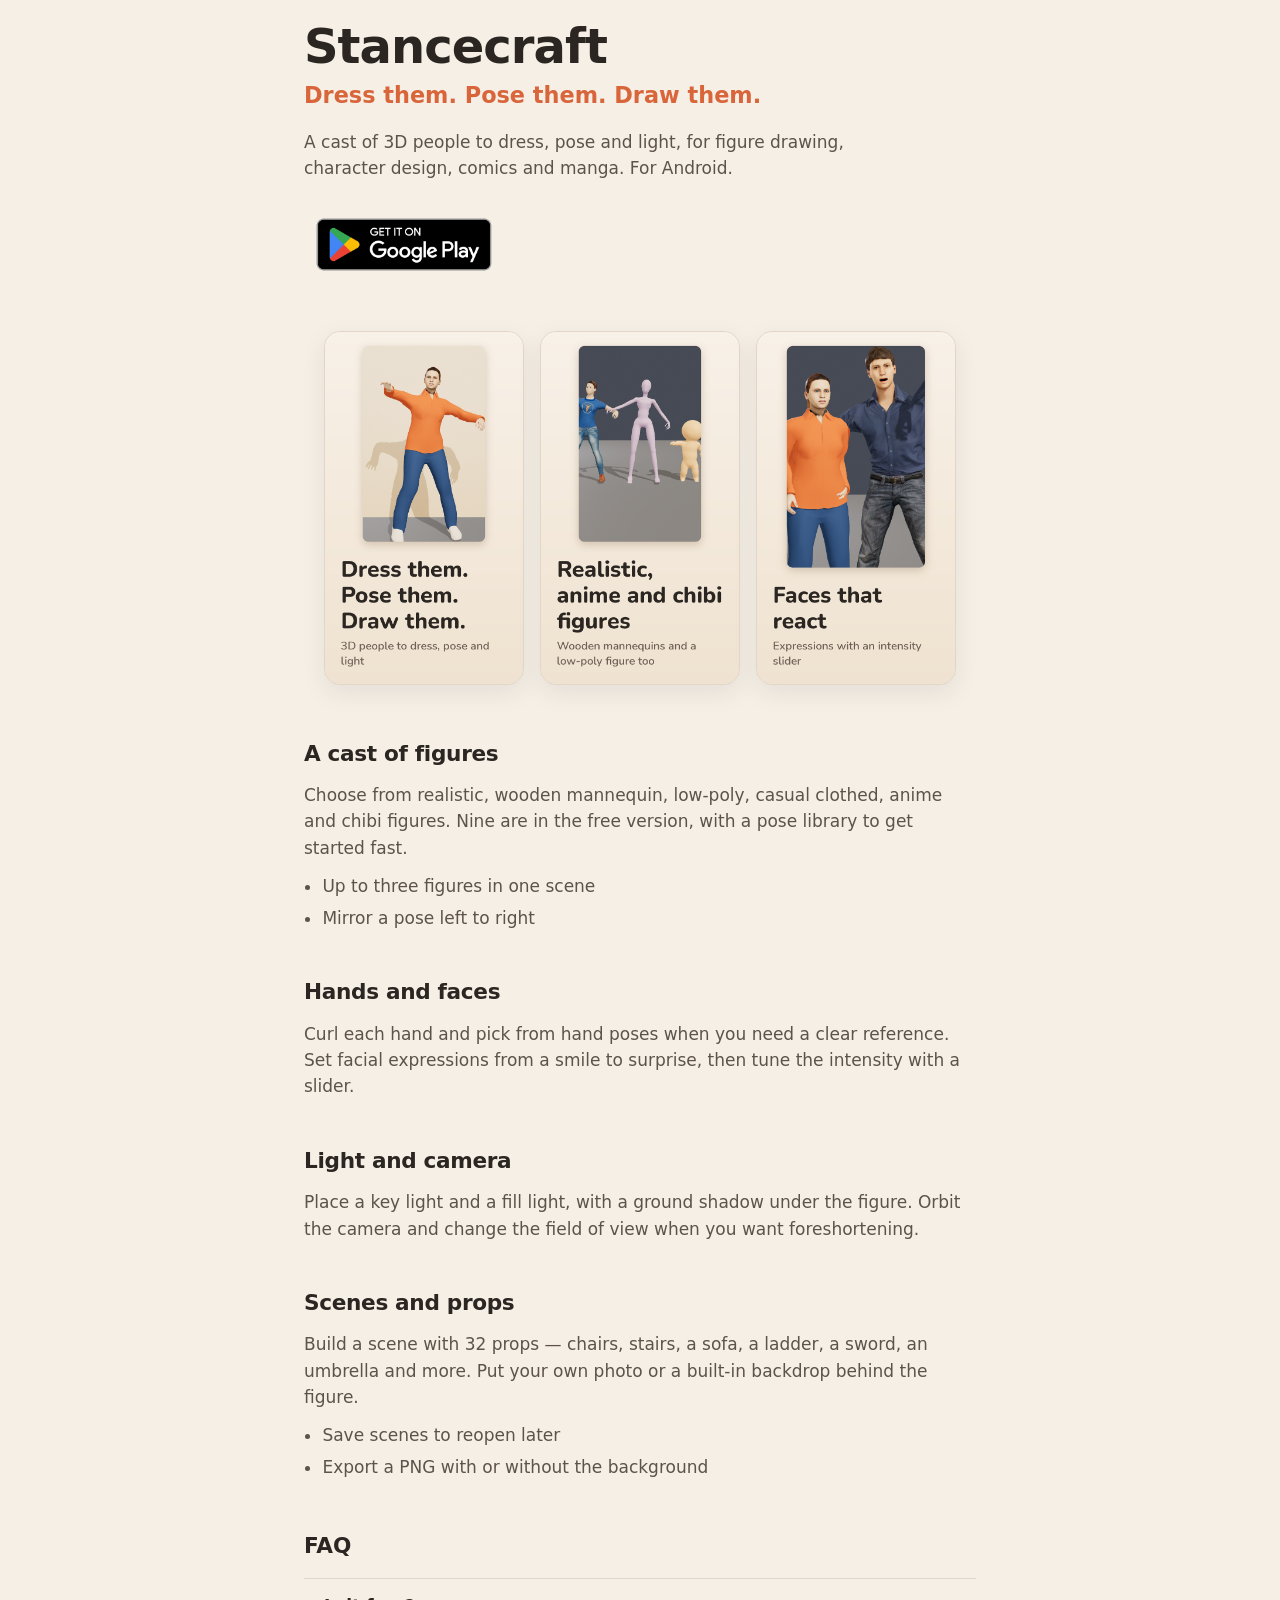
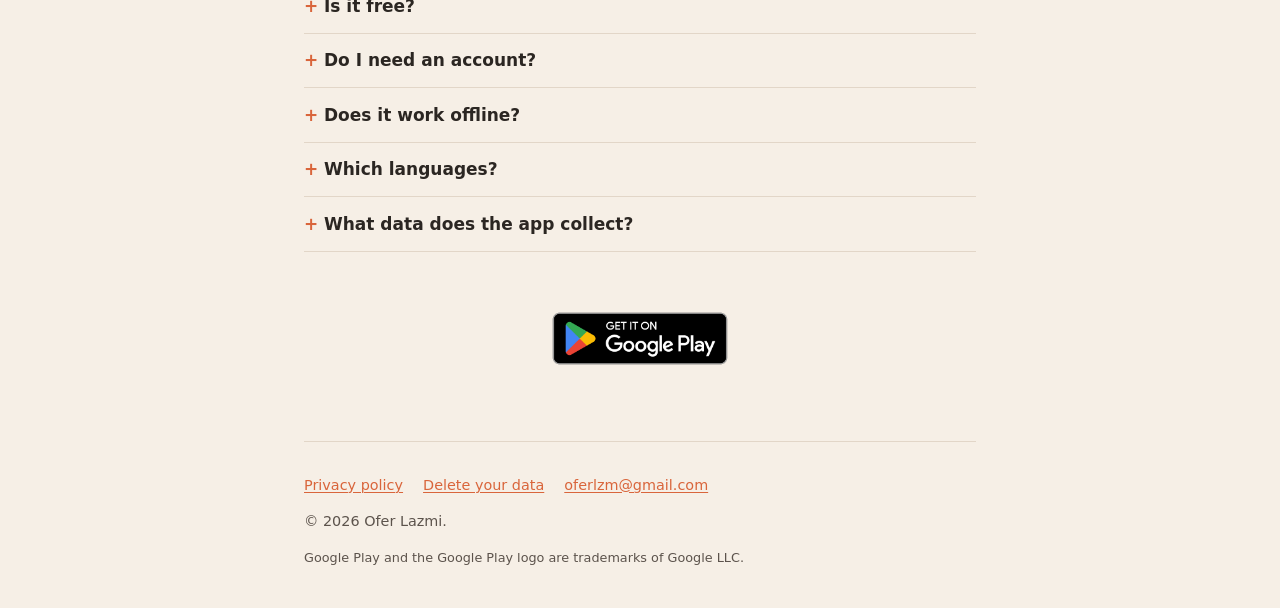
<file: index.html>
<!DOCTYPE html>
<html lang="en">
<head>
  <meta charset="UTF-8">
  <meta name="viewport" content="width=device-width, initial-scale=1.0">
  <title>Stancecraft – 3D Pose Reference for Drawing (Android)</title>
  <meta name="description" content="Dress, pose and light 3D people to draw from: faces, hands, anime and 32 props">
  <link rel="canonical" href="https://oferlazmi.github.io/stancecraft-legal/">
  <meta property="og:title" content="Stancecraft – 3D Pose Reference for Drawing (Android)">
  <meta property="og:description" content="Dress, pose and light 3D people to draw from: faces, hands, anime and 32 props">
  <meta property="og:type" content="website">
  <meta property="og:url" content="https://oferlazmi.github.io/stancecraft-legal/">
  <meta property="og:image" content="https://oferlazmi.github.io/stancecraft-legal/img/feature.png">
  <meta property="og:image:width" content="1024">
  <meta property="og:image:height" content="500">
  <meta name="twitter:card" content="summary_large_image">
  <meta name="twitter:title" content="Stancecraft – 3D Pose Reference for Drawing (Android)">
  <meta name="twitter:description" content="Dress, pose and light 3D people to draw from: faces, hands, anime and 32 props">
  <meta name="twitter:image" content="https://oferlazmi.github.io/stancecraft-legal/img/feature.png">
  <link rel="stylesheet" href="styles.css">
  <script type="application/ld+json">
  {
    "@context": "https://schema.org",
    "@type": "SoftwareApplication",
    "name": "Stancecraft",
    "operatingSystem": "ANDROID",
    "applicationCategory": "DesignApplication",
    "offers": {
      "@type": "Offer",
      "price": "0",
      "priceCurrency": "USD"
    },
    "url": "https://play.google.com/store/apps/details?id=com.stancecraft.app",
    "description": "Dress, pose and light 3D people to draw from: faces, hands, anime and 32 props",
    "image": "https://oferlazmi.github.io/stancecraft-legal/img/feature.png"
  }
  </script>
</head>
<body>
  <header class="site-header wrap">
    <h1 class="brand">Stancecraft</h1>
    <p class="tagline">Dress them. Pose them. Draw them.</p>
    <p class="lead">A cast of 3D people to dress, pose and light, for figure drawing, character design, comics and manga. For Android.</p>
    <a class="badge" href="https://play.google.com/store/apps/details?id=com.stancecraft.app&amp;referrer=utm_source%3Dwebsite">
      <img src="img/google-play-badge.png" width="646" height="250" alt="Get it on Google Play">
    </a>
  </header>

  <div class="shots wrap-wide" role="group" aria-label="App screenshots">
    <figure>
      <img src="img/shot-1.png" width="1080" height="1920" alt="A dressed 3D figure in a dynamic pose">
    </figure>
    <figure>
      <img src="img/shot-2.png" width="1080" height="1920" loading="lazy" alt="Realistic, anime and chibi figures side by side">
    </figure>
    <figure>
      <img src="img/shot-3.png" width="1080" height="1920" loading="lazy" alt="Two 3D figures with different facial expressions">
    </figure>
  </div>

  <main>
    <section class="section wrap" aria-labelledby="cast">
      <h2 id="cast">A cast of figures</h2>
      <p>Choose from realistic, wooden mannequin, low-poly, casual clothed, anime and chibi figures. Nine are in the free version, with a pose library to get started fast.</p>
      <ul>
        <li>Up to three figures in one scene</li>
        <li>Mirror a pose left to right</li>
      </ul>
    </section>

    <section class="section wrap" aria-labelledby="hands">
      <h2 id="hands">Hands and faces</h2>
      <p>Curl each hand and pick from hand poses when you need a clear reference. Set facial expressions from a smile to surprise, then tune the intensity with a slider.</p>
    </section>

    <section class="section wrap" aria-labelledby="light">
      <h2 id="light">Light and camera</h2>
      <p>Place a key light and a fill light, with a ground shadow under the figure. Orbit the camera and change the field of view when you want foreshortening.</p>
    </section>

    <section class="section wrap" aria-labelledby="scenes">
      <h2 id="scenes">Scenes and props</h2>
      <p>Build a scene with 32 props — chairs, stairs, a sofa, a ladder, a sword, an umbrella and more. Put your own photo or a built-in backdrop behind the figure.</p>
      <ul>
        <li>Save scenes to reopen later</li>
        <li>Export a PNG with or without the background</li>
      </ul>
    </section>

    <section class="faq wrap" aria-labelledby="faq">
      <h2 id="faq">FAQ</h2>

      <details>
        <summary>Is it free?</summary>
        <p>Yes, the app and nine figures are free to use. A one-time Pro purchase (not a subscription) adds more figures, outfits and poses, a rim light, mesh export and Photo to Pose (beta).</p>
      </details>

      <details>
        <summary>Do I need an account?</summary>
        <p>No. There is no sign-up.</p>
      </details>

      <details>
        <summary>Does it work offline?</summary>
        <p>Posing works offline.</p>
      </details>

      <details>
        <summary>Which languages?</summary>
        <p>English, Spanish, Portuguese, German, French, Japanese, Korean and Hebrew.</p>
      </details>

      <details>
        <summary>What data does the app collect?</summary>
        <p>Anonymous usage statistics and crash reports through Google Firebase, to fix bugs and improve the app. Photos you use stay on your device. See the <a href="privacy.html">privacy policy</a> and <a href="privacy.html#delete-data">how to delete your data</a>.</p>
      </details>
    </section>

    <div class="cta wrap">
      <a class="badge" href="https://play.google.com/store/apps/details?id=com.stancecraft.app&amp;referrer=utm_source%3Dwebsite">
        <img src="img/google-play-badge.png" width="646" height="250" loading="lazy" alt="Get it on Google Play">
      </a>
    </div>
  </main>

  <footer class="site-footer wrap">
    <nav aria-label="Legal">
      <a href="privacy.html">Privacy policy</a>
      <a href="privacy.html#delete-data">Delete your data</a>
      <a href="mailto:oferlzm@gmail.com">oferlzm@gmail.com</a>
    </nav>
    <p>© 2026 Ofer Lazmi.</p>
    <p class="legal-note">Google Play and the Google Play logo are trademarks of Google LLC.</p>
  </footer>
</body>
</html>
</file>
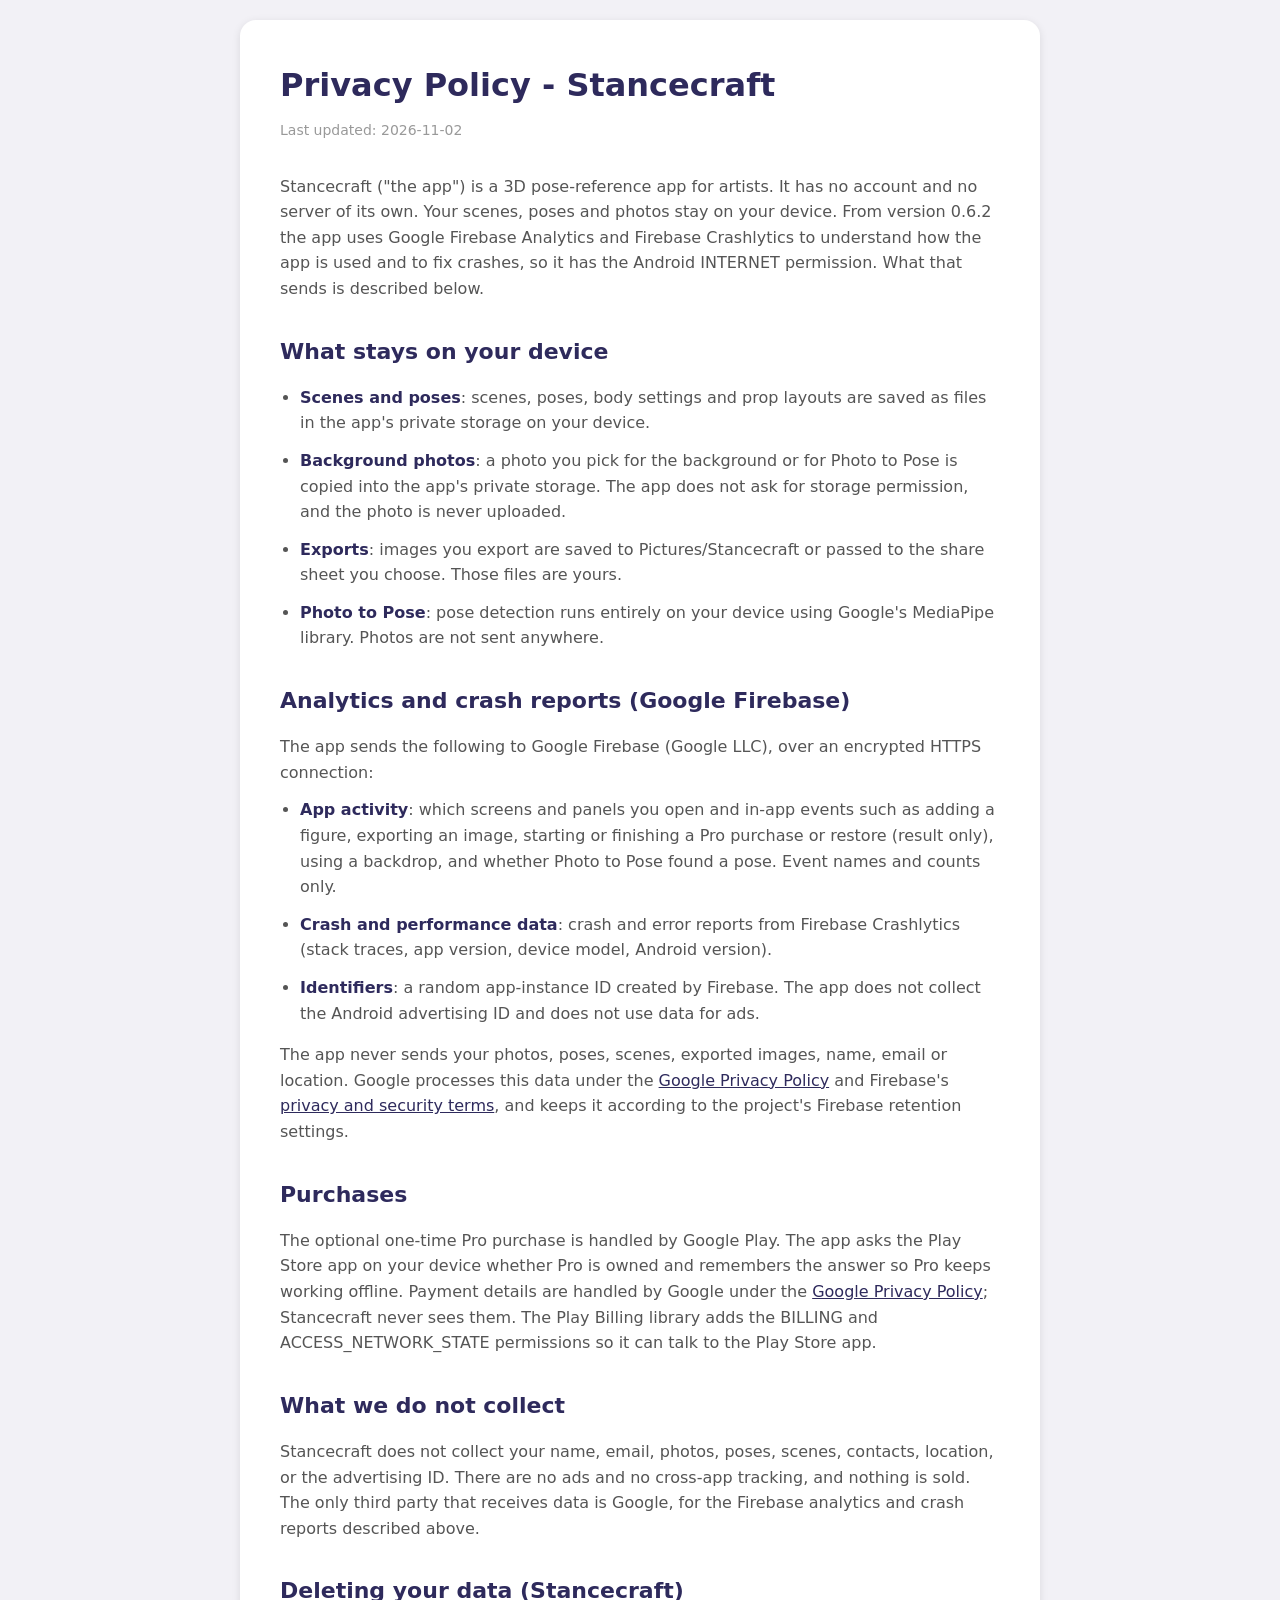
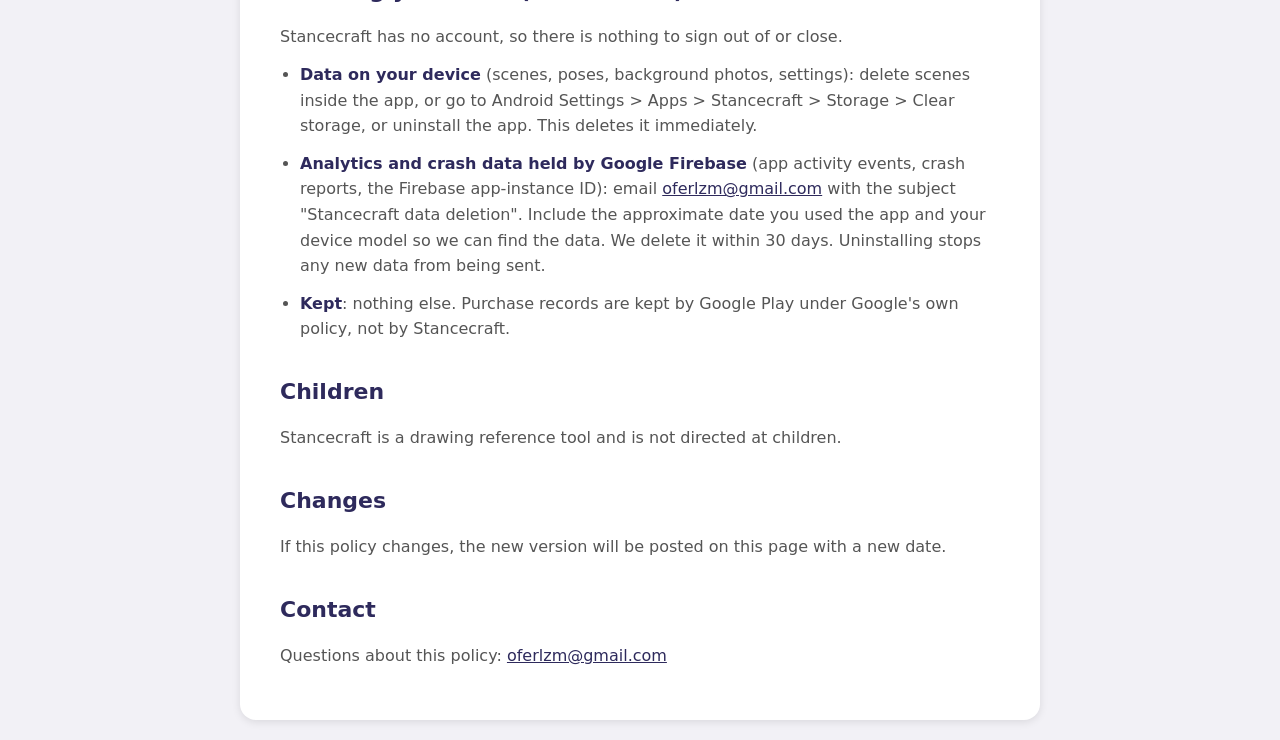
<file: privacy.html>
<!DOCTYPE html>
<html lang="en">
<head>
    <meta charset="UTF-8">
    <meta name="viewport" content="width=device-width, initial-scale=1.0">
    <title>Privacy Policy - Stancecraft</title>
    <style>
        * { margin: 0; padding: 0; box-sizing: border-box; }
        body { font-family: -apple-system, BlinkMacSystemFont, 'Segoe UI', system-ui, sans-serif; background: #F2F1F6; padding: 20px; color: #333; line-height: 1.6; }
        .container { max-width: 800px; margin: 0 auto; background: white; border-radius: 16px; padding: 40px; box-shadow: 0 2px 8px rgba(0,0,0,0.1); }
        h1 { font-size: 32px; color: #2E2A5C; margin-bottom: 8px; }
        .date { color: #999; font-size: 14px; margin-bottom: 32px; }
        h2 { font-size: 22px; color: #2E2A5C; margin-top: 32px; margin-bottom: 16px; }
        p, li { margin-bottom: 12px; color: #555; }
        ul { margin-left: 20px; margin-bottom: 16px; }
        strong { color: #2E2A5C; }
        a { color: #2E2A5C; }
    </style>
</head>
<body>
    <div class="container">
        <h1>Privacy Policy - Stancecraft</h1>
        <p class="date">Last updated: 2026-11-02</p>
        <p>Stancecraft ("the app") is a 3D pose-reference app for artists. It has no account and no server of its own. Your scenes, poses and photos stay on your device. From version 0.6.2 the app uses Google Firebase Analytics and Firebase Crashlytics to understand how the app is used and to fix crashes, so it has the Android INTERNET permission. What that sends is described below.</p>

        <h2>What stays on your device</h2>
        <ul>
            <li><strong>Scenes and poses</strong>: scenes, poses, body settings and prop layouts are saved as files in the app's private storage on your device.</li>
            <li><strong>Background photos</strong>: a photo you pick for the background or for Photo to Pose is copied into the app's private storage. The app does not ask for storage permission, and the photo is never uploaded.</li>
            <li><strong>Exports</strong>: images you export are saved to Pictures/Stancecraft or passed to the share sheet you choose. Those files are yours.</li>
            <li><strong>Photo to Pose</strong>: pose detection runs entirely on your device using Google's MediaPipe library. Photos are not sent anywhere.</li>
        </ul>

        <h2>Analytics and crash reports (Google Firebase)</h2>
        <p>The app sends the following to Google Firebase (Google LLC), over an encrypted HTTPS connection:</p>
        <ul>
            <li><strong>App activity</strong>: which screens and panels you open and in-app events such as adding a figure, exporting an image, starting or finishing a Pro purchase or restore (result only), using a backdrop, and whether Photo to Pose found a pose. Event names and counts only.</li>
            <li><strong>Crash and performance data</strong>: crash and error reports from Firebase Crashlytics (stack traces, app version, device model, Android version).</li>
            <li><strong>Identifiers</strong>: a random app-instance ID created by Firebase. The app does not collect the Android advertising ID and does not use data for ads.</li>
        </ul>
        <p>The app never sends your photos, poses, scenes, exported images, name, email or location. Google processes this data under the <a href="https://policies.google.com/privacy">Google Privacy Policy</a> and Firebase's <a href="https://firebase.google.com/support/privacy">privacy and security terms</a>, and keeps it according to the project's Firebase retention settings.</p>

        <h2>Purchases</h2>
        <p>The optional one-time Pro purchase is handled by Google Play. The app asks the Play Store app on your device whether Pro is owned and remembers the answer so Pro keeps working offline. Payment details are handled by Google under the <a href="https://policies.google.com/privacy">Google Privacy Policy</a>; Stancecraft never sees them. The Play Billing library adds the BILLING and ACCESS_NETWORK_STATE permissions so it can talk to the Play Store app.</p>

        <h2>What we do not collect</h2>
        <p>Stancecraft does not collect your name, email, photos, poses, scenes, contacts, location, or the advertising ID. There are no ads and no cross-app tracking, and nothing is sold. The only third party that receives data is Google, for the Firebase analytics and crash reports described above.</p>

        <h2 id="delete-data">Deleting your data (Stancecraft)</h2>
        <p>Stancecraft has no account, so there is nothing to sign out of or close.</p>
        <ul>
            <li><strong>Data on your device</strong> (scenes, poses, background photos, settings): delete scenes inside the app, or go to Android Settings &gt; Apps &gt; Stancecraft &gt; Storage &gt; Clear storage, or uninstall the app. This deletes it immediately.</li>
            <li><strong>Analytics and crash data held by Google Firebase</strong> (app activity events, crash reports, the Firebase app-instance ID): email <a href="mailto:oferlzm@gmail.com?subject=Stancecraft%20data%20deletion">oferlzm@gmail.com</a> with the subject "Stancecraft data deletion". Include the approximate date you used the app and your device model so we can find the data. We delete it within 30 days. Uninstalling stops any new data from being sent.</li>
            <li><strong>Kept</strong>: nothing else. Purchase records are kept by Google Play under Google's own policy, not by Stancecraft.</li>
        </ul>

        <h2>Children</h2>
        <p>Stancecraft is a drawing reference tool and is not directed at children.</p>

        <h2>Changes</h2>
        <p>If this policy changes, the new version will be posted on this page with a new date.</p>

        <h2>Contact</h2>
        <p>Questions about this policy: <a href="mailto:oferlzm@gmail.com">oferlzm@gmail.com</a></p>
    </div>
</body>
</html>
</file>
<file: styles.css>
:root {
  --bg: #F6EFE6;
  --text: #2B2622;
  --muted: #5C534C;
  --accent: #D9653B;
  --accent-hover: #B84F2C;
  --line: #E2D6C8;
  --surface: #FFFBF7;
  --max: 42rem;
  --wide: 56rem;
}

*, *::before, *::after { box-sizing: border-box; }

html { scroll-behavior: smooth; }

body {
  margin: 0;
  font-family: system-ui, -apple-system, "Segoe UI", Roboto, "Helvetica Neue", Arial, sans-serif;
  font-size: 1.0625rem;
  line-height: 1.55;
  color: var(--text);
  background: var(--bg);
}

img { max-width: 100%; height: auto; display: block; }

a {
  color: var(--accent);
  text-decoration-thickness: 1px;
  text-underline-offset: 0.15em;
}

a:hover { color: var(--accent-hover); }

a:focus-visible,
summary:focus-visible {
  outline: 2px solid var(--accent);
  outline-offset: 3px;
  border-radius: 2px;
}

.wrap {
  width: min(100% - 2rem, var(--max));
  margin-inline: auto;
}

.wrap-wide {
  width: min(100% - 2rem, var(--wide));
  margin-inline: auto;
}

.site-header {
  padding: 1.25rem 0 0;
}

.brand {
  margin: 0;
  font-size: clamp(2.25rem, 6vw, 3rem);
  font-weight: 700;
  letter-spacing: -0.02em;
  line-height: 1.1;
}

.tagline {
  margin: 0.35rem 0 0;
  font-size: clamp(1.15rem, 3vw, 1.4rem);
  font-weight: 600;
  color: var(--accent);
}

.lead {
  margin: 1rem 0 1.5rem;
  color: var(--muted);
  max-width: 36rem;
}

.badge {
  display: inline-block;
  width: 200px;
  transition: opacity 0.15s ease;
}

.badge:hover { opacity: 0.9; }

.badge img {
  width: 200px;
  height: auto;
}

.shots {
  display: flex;
  gap: 1rem;
  margin: 2.5rem auto 0;
  padding: 0 0 0.5rem;
  overflow-x: auto;
  -webkit-overflow-scrolling: touch;
  scroll-snap-type: x mandatory;
}

.shots figure {
  margin: 0;
  flex: 0 0 min(42vw, 11.5rem);
  scroll-snap-align: start;
}

.shots img {
  width: 100%;
  height: auto;
  border-radius: 1rem;
  border: 1px solid var(--line);
  background: var(--surface);
  box-shadow: 0 8px 24px rgba(43, 38, 34, 0.08);
}

@media (min-width: 720px) {
  .shots {
    overflow: visible;
    justify-content: center;
    scroll-snap-type: none;
  }
  .shots figure {
    flex: 0 1 12.5rem;
  }
}

.section {
  padding: 2.75rem 0 0;
}

.section h2 {
  margin: 0 0 0.75rem;
  font-size: 1.35rem;
  letter-spacing: -0.015em;
}

.section p { margin: 0 0 0.75rem; color: var(--muted); }
.section p:last-child { margin-bottom: 0; }

.section ul {
  margin: 0;
  padding-left: 1.15rem;
  color: var(--muted);
}

.section li + li { margin-top: 0.35rem; }

.faq {
  padding: 3rem 0 0;
}

.faq h2 {
  margin: 0 0 1rem;
  font-size: 1.35rem;
}

details {
  border-top: 1px solid var(--line);
  padding: 0.85rem 0;
}

details:last-of-type { border-bottom: 1px solid var(--line); }

summary {
  cursor: pointer;
  font-weight: 600;
  list-style: none;
}

summary::-webkit-details-marker { display: none; }

summary::before {
  content: "+";
  display: inline-block;
  width: 1.25rem;
  color: var(--accent);
  font-weight: 700;
}

details[open] summary::before { content: "−"; }

details p {
  margin: 0.6rem 0 0.2rem 1.25rem;
  color: var(--muted);
}

.cta {
  padding: 3rem 0 0;
  text-align: center;
}

.cta .badge { margin-inline: auto; }

.site-footer {
  margin-top: 3.5rem;
  padding: 2rem 0 2.5rem;
  border-top: 1px solid var(--line);
  font-size: 0.9rem;
  color: var(--muted);
}

.site-footer nav {
  display: flex;
  flex-wrap: wrap;
  gap: 0.75rem 1.25rem;
  margin-bottom: 0.85rem;
}

.site-footer p { margin: 0.4rem 0 0; }

.legal-note {
  margin-top: 1rem !important;
  font-size: 0.8rem;
  max-width: 36rem;
}
</file>
